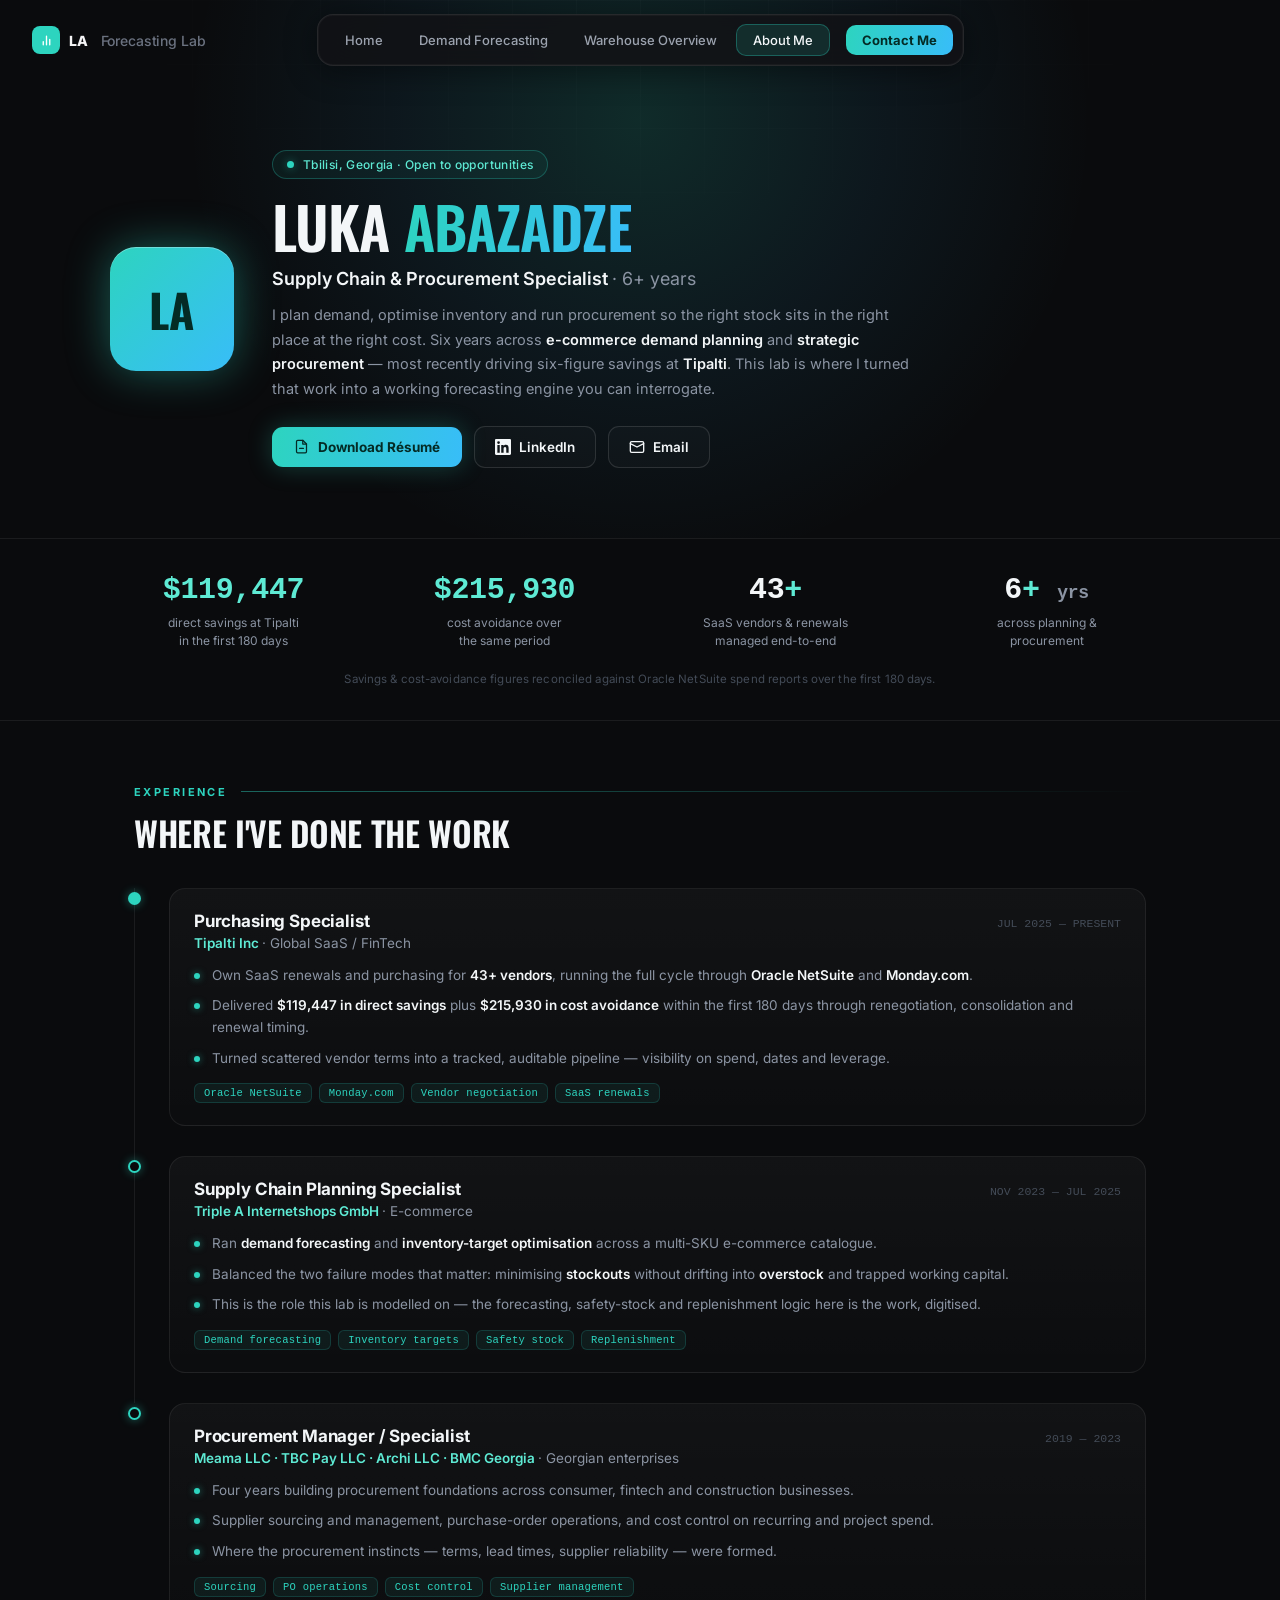
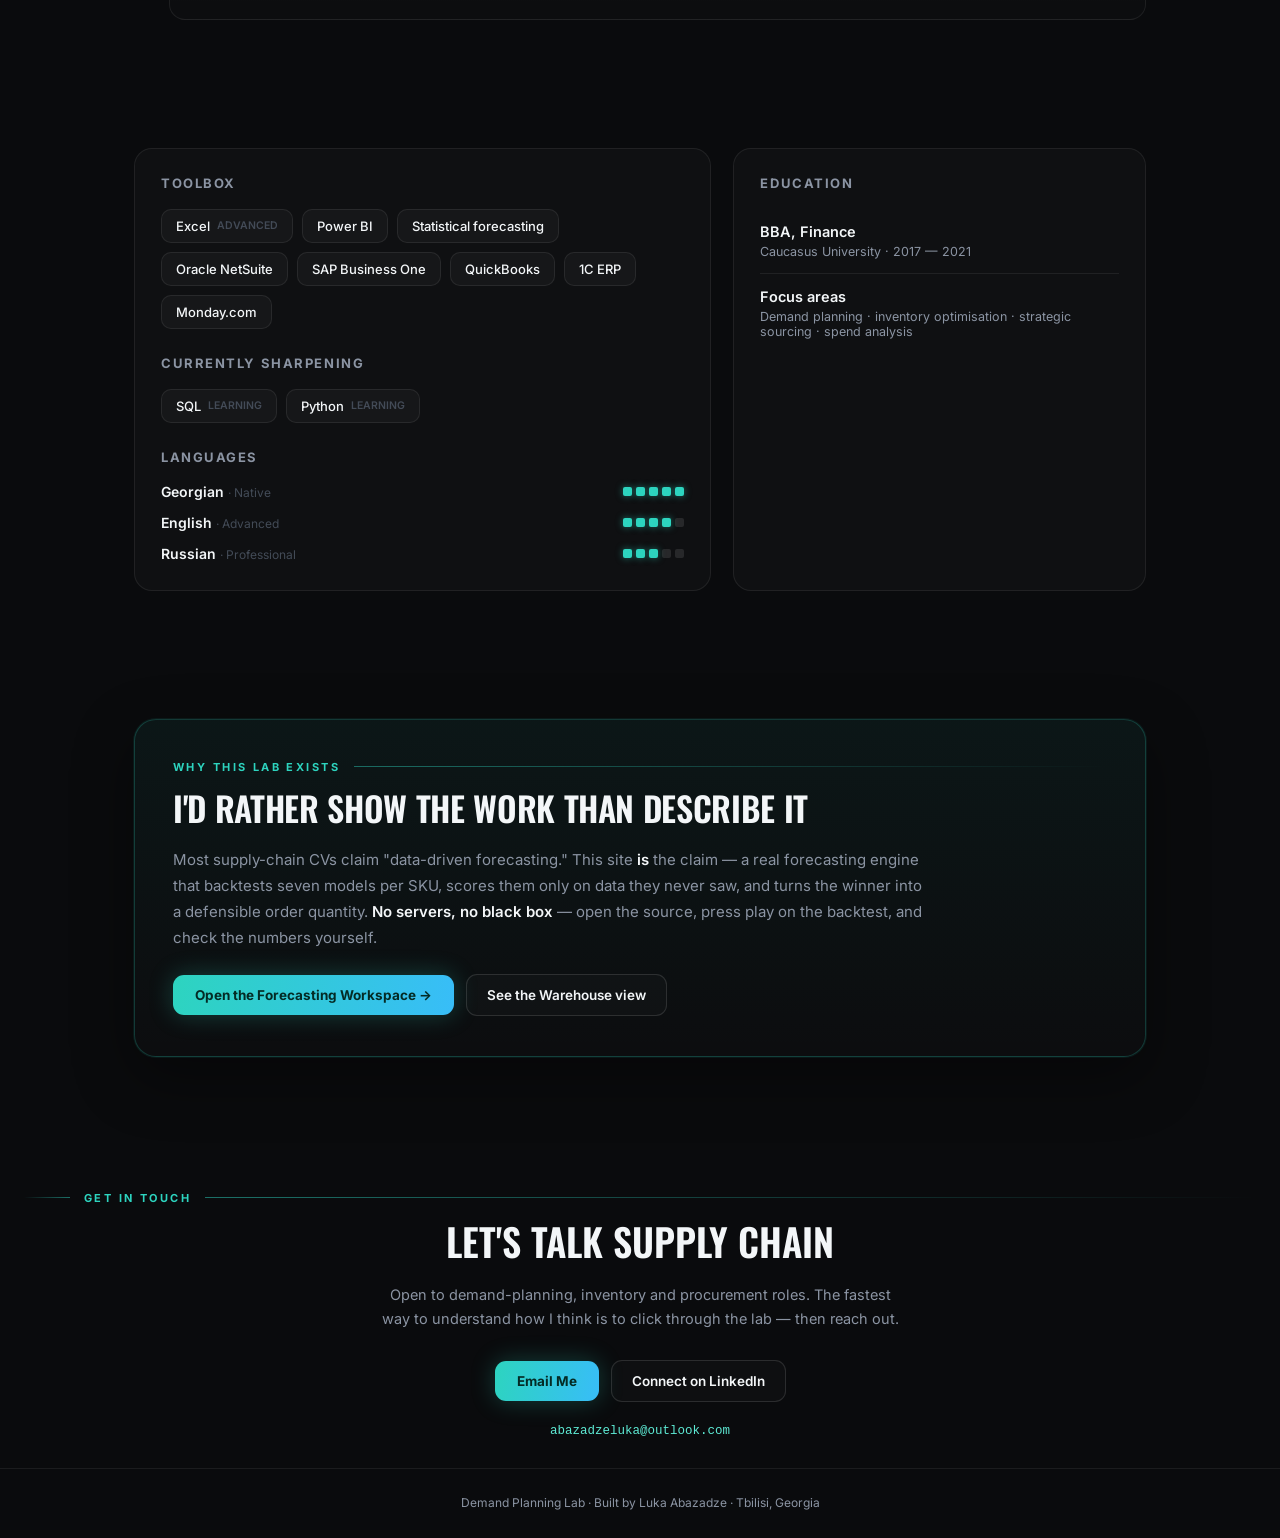
<file: about.html>
<!DOCTYPE html>
<html lang="en">
<head>
  <meta charset="UTF-8" />
  <meta name="viewport" content="width=device-width, initial-scale=1.0" />
  <title>About · Luka Abazadze — Supply Chain &amp; Procurement</title>
  <link rel="preconnect" href="https://fonts.googleapis.com">
  <link rel="preconnect" href="https://fonts.gstatic.com" crossorigin>
  <link href="https://fonts.googleapis.com/css2?family=Inter:wght@400;500;600;700;800&family=Oswald:wght@500;600;700&display=swap" rel="stylesheet">
  <style>
    *, *::before, *::after { box-sizing: border-box; margin: 0; padding: 0; }

    :root {
      --bg:        #0a0b0d;
      --bg-2:      #0e1014;
      --charcoal:  #14171c;
      --accent:    #2dd4bf;
      --accent-2:  #38bdf8;
      --accent-lt: #5eead4;
      --accent-glow: rgba(45,212,191,0.45);
      --text-1:    #f3f6f8;
      --text-2:    #8b94a3;
      --text-3:    #434b57;
      --border:    rgba(255,255,255,0.07);
      --surface:   rgba(255,255,255,0.035);
      --display:   'Oswald', 'Inter', 'Segoe UI', sans-serif;
      --mono: ui-monospace, 'Cascadia Code', 'SF Mono', Consolas, monospace;
    }

    html { scroll-behavior: smooth; }
    html, body {
      background: var(--bg);
      color: var(--text-1);
      font-family: 'Inter', 'Segoe UI', system-ui, sans-serif;
      overflow-x: hidden;
    }

    /* ── NAV (shared with the rest of the lab) ── */
    .nav-wrapper {
      position: fixed; top: 0; left: 0; right: 0; z-index: 100;
      display: flex; align-items: center; justify-content: center;
      padding: 14px 32px; pointer-events: none;
    }
    .nav-logo-outer { pointer-events: all; position: absolute; left: 32px; display: flex; align-items: center; }
    nav {
      pointer-events: all;
      display: flex; align-items: center; justify-content: space-between; gap: 8px;
      height: 52px; padding: 0 10px;
      background: rgba(18,18,22,0.85);
      backdrop-filter: blur(20px); -webkit-backdrop-filter: blur(20px);
      border: 1px solid rgba(255,255,255,0.09); border-radius: 16px;
      box-shadow: 0 4px 32px rgba(0,0,0,0.45), 0 0 0 1px rgba(255,255,255,0.03) inset;
    }
    .nav-logo { display: flex; align-items: center; gap: 9px; font-size: 14px; font-weight: 700; letter-spacing: -0.01em; color: var(--text-1); text-decoration: none; flex-shrink: 0; }
    .nav-logo-mark { width: 28px; height: 28px; background: var(--accent); border-radius: 8px; display: flex; align-items: center; justify-content: center; flex-shrink: 0; }
    .nav-links { display: flex; align-items: center; gap: 2px; flex: 1; justify-content: center; }
    .nav-link {
      padding: 7px 16px; border-radius: 10px; font-size: 13px; font-weight: 500;
      color: #9ca3af; text-decoration: none; border: 1px solid transparent;
      transition: color 0.15s, background 0.15s, border-color 0.15s; white-space: nowrap; cursor: pointer; background: none;
    }
    .nav-link:hover { color: var(--text-1); background: rgba(255,255,255,0.05); border-color: rgba(255,255,255,0.07); }
    .nav-link.active { color: var(--text-1); background: rgba(45,212,191,0.13); border-color: rgba(45,212,191,0.32); }
    .nav-cta {
      display: inline-flex; align-items: center; gap: 6px; padding: 7px 16px; margin-left: 8px;
      border-radius: 10px; background: linear-gradient(100deg, var(--accent), var(--accent-2));
      color: #042b25; font-size: 13px; font-weight: 700; text-decoration: none; border: none; cursor: pointer; flex-shrink: 0;
      transition: filter 0.15s, transform 0.1s, box-shadow 0.2s;
    }
    .nav-cta:hover { filter: brightness(1.08); box-shadow: 0 0 22px rgba(45,212,191,0.45); transform: translateY(-1px); }
    .nav-cta:active { transform: scale(0.97); }

    /* ── PAGE SHELL ── */
    .wrap { max-width: 1060px; margin: 0 auto; padding: 0 24px; }

    /* ── PROFILE HERO ── */
    .profile {
      position: relative; overflow: hidden;
      padding: 150px 24px 70px;
    }
    .profile::before {
      content: ''; position: absolute; width: 1000px; height: 1000px;
      top: -380px; left: 50%; transform: translateX(-50%);
      background: radial-gradient(circle at center, rgba(45,212,191,0.16) 0%, rgba(56,189,248,0.07) 34%, transparent 64%);
      pointer-events: none; z-index: 0;
    }
    .profile::after {
      content: ''; position: absolute; inset: 0; z-index: 0;
      background-image:
        linear-gradient(rgba(255,255,255,0.02) 1px, transparent 1px),
        linear-gradient(90deg, rgba(255,255,255,0.02) 1px, transparent 1px);
      background-size: 64px 64px;
      mask-image: radial-gradient(ellipse 75% 70% at 50% 0%, black 6%, transparent 72%);
      pointer-events: none;
    }
    .profile-inner {
      position: relative; z-index: 2; max-width: 1060px; margin: 0 auto;
      display: flex; gap: 38px; align-items: center; flex-wrap: wrap;
    }
    .monogram {
      width: 124px; height: 124px; border-radius: 26px; flex-shrink: 0;
      display: flex; align-items: center; justify-content: center;
      font-family: var(--display); font-weight: 700; font-size: 46px; letter-spacing: 0.02em;
      color: #042b25; background: linear-gradient(135deg, var(--accent), var(--accent-2));
      box-shadow: 0 0 44px rgba(45,212,191,0.4), 0 1px 0 rgba(255,255,255,0.3) inset;
    }
    .profile-text { flex: 1; min-width: 300px; }
    .p-badge {
      display: inline-flex; align-items: center; gap: 9px; padding: 6px 14px; border-radius: 999px;
      border: 1px solid rgba(45,212,191,0.28); background: rgba(45,212,191,0.06);
      font-size: 12px; letter-spacing: 0.03em; color: var(--accent-lt); font-weight: 500; margin-bottom: 18px;
    }
    .p-badge .dot { width: 7px; height: 7px; border-radius: 50%; background: var(--accent); box-shadow: 0 0 8px var(--accent-glow); }
    .profile h1 {
      font-family: var(--display); font-weight: 600; text-transform: uppercase;
      font-size: clamp(34px, 5.2vw, 58px); line-height: 1.02; letter-spacing: -0.015em; margin-bottom: 12px;
    }
    .profile h1 em { font-style: normal; background: linear-gradient(100deg, var(--accent), var(--accent-2)); -webkit-background-clip: text; background-clip: text; -webkit-text-fill-color: transparent; }
    .profile-role { font-size: clamp(15px, 1.6vw, 18px); color: var(--text-1); font-weight: 600; margin-bottom: 14px; }
    .profile-role span { color: var(--text-2); font-weight: 400; }
    .profile-sum { font-size: 14.5px; line-height: 1.7; color: var(--text-2); max-width: 640px; margin-bottom: 24px; }
    .profile-sum b { color: var(--text-1); font-weight: 600; }

    .actions { display: flex; gap: 12px; flex-wrap: wrap; align-items: center; }
    .btn-primary {
      display: inline-flex; align-items: center; gap: 9px;
      background: linear-gradient(100deg, var(--accent), var(--accent-2)); color: #042b25;
      font-size: 13.5px; font-weight: 700; padding: 12px 22px; border-radius: 11px; border: none; cursor: pointer; text-decoration: none;
      transition: transform 0.12s, box-shadow 0.2s, filter 0.2s; box-shadow: 0 0 24px rgba(45,212,191,0.26);
    }
    .btn-primary:hover { filter: brightness(1.08); box-shadow: 0 0 40px rgba(45,212,191,0.5); transform: translateY(-2px); }
    .btn-ghost {
      display: inline-flex; align-items: center; gap: 8px; background: rgba(255,255,255,0.02); color: var(--text-1);
      font-size: 13.5px; font-weight: 600; padding: 12px 20px; border-radius: 11px; border: 1px solid rgba(255,255,255,0.12);
      cursor: pointer; text-decoration: none; transition: color 0.15s, border-color 0.15s, background 0.15s;
    }
    .btn-ghost:hover { color: var(--accent-lt); border-color: rgba(45,212,191,0.45); background: rgba(45,212,191,0.05); }

    /* ── IMPACT STRIP ── */
    .impact {
      position: relative; z-index: 2;
      border-top: 1px solid var(--border); border-bottom: 1px solid var(--border);
      padding: 34px 24px;
    }
    .impact-grid { max-width: 1060px; margin: 0 auto; display: grid; grid-template-columns: repeat(4, 1fr); gap: 24px; }
    .impact-cell { text-align: center; }
    .impact-num { font-family: var(--mono); font-size: clamp(22px, 2.6vw, 30px); font-weight: 700; color: var(--text-1); letter-spacing: -0.01em; margin-bottom: 7px; white-space: nowrap; }
    .impact-num .v { color: var(--accent-lt); }
    .impact-cap { font-size: 12px; color: var(--text-2); line-height: 1.5; }
    @media (max-width: 760px) { .impact-grid { grid-template-columns: repeat(2, 1fr); gap: 26px 18px; } }
    .impact-note { max-width: 1060px; margin: 22px auto 0; text-align: center; font-size: 11.5px; color: var(--text-3); letter-spacing: 0.01em; }

    /* ── SECTION FRAME ── */
    section.block { padding: 64px 24px; }
    .eyebrow {
      font-size: 11px; font-weight: 700; letter-spacing: 0.22em; text-transform: uppercase; color: var(--accent);
      display: flex; align-items: center; gap: 14px; margin-bottom: 8px;
    }
    .eyebrow::after { content: ''; height: 1px; flex: 1; background: linear-gradient(90deg, rgba(45,212,191,0.45), transparent); }
    .block h2 { font-family: var(--display); font-weight: 600; text-transform: uppercase; letter-spacing: -0.01em; font-size: clamp(24px, 3.4vw, 34px); color: var(--text-1); margin-bottom: 30px; }

    /* ── TIMELINE ── */
    .timeline { position: relative; }
    .tl-item { position: relative; padding: 0 0 30px 34px; border-left: 1px solid var(--border); }
    .tl-item:last-child { padding-bottom: 0; border-left-color: transparent; }
    .tl-item::before {
      content: ''; position: absolute; left: -7px; top: 4px; width: 13px; height: 13px; border-radius: 50%;
      background: var(--bg); border: 2px solid var(--accent); box-shadow: 0 0 10px var(--accent-glow);
    }
    .tl-item.now::before { background: var(--accent); }
    .tl-card {
      background: linear-gradient(180deg, rgba(255,255,255,0.035), rgba(255,255,255,0.01));
      border: 1px solid var(--border); border-radius: 16px; padding: 22px 24px;
      transition: border-color 0.2s, transform 0.2s, box-shadow 0.2s;
    }
    .tl-card:hover { border-color: rgba(45,212,191,0.28); transform: translateY(-2px); box-shadow: 0 14px 40px rgba(0,0,0,0.35); }
    .tl-head { display: flex; justify-content: space-between; align-items: baseline; gap: 12px; flex-wrap: wrap; margin-bottom: 4px; }
    .tl-role { font-size: 17px; font-weight: 700; color: var(--text-1); letter-spacing: -0.01em; }
    .tl-dates { font-family: var(--mono); font-size: 11.5px; color: var(--text-3); white-space: nowrap; }
    .tl-co { font-size: 13.5px; font-weight: 600; color: var(--accent-lt); margin-bottom: 14px; }
    .tl-co span { color: var(--text-2); font-weight: 400; }
    .tl-list { list-style: none; display: flex; flex-direction: column; gap: 9px; }
    .tl-list li { position: relative; padding-left: 18px; font-size: 13.5px; line-height: 1.6; color: var(--text-2); }
    .tl-list li::before { content: ''; position: absolute; left: 0; top: 8px; width: 6px; height: 6px; border-radius: 50%; background: var(--accent); box-shadow: 0 0 7px rgba(45,212,191,0.55); }
    .tl-list li b { color: var(--text-1); font-weight: 600; }
    .tl-tags { display: flex; flex-wrap: wrap; gap: 7px; margin-top: 14px; }
    .tag {
      font-family: var(--mono); font-size: 10.5px; color: var(--accent); letter-spacing: 0.02em;
      padding: 3px 9px; border-radius: 6px; background: rgba(45,212,191,0.07); border: 1px solid rgba(45,212,191,0.18);
    }

    /* ── TWO-UP (toolbox + education) ── */
    .two-up { display: grid; grid-template-columns: 1.4fr 1fr; gap: 22px; }
    @media (max-width: 820px) { .two-up { grid-template-columns: 1fr; } }
    .panel {
      background: rgba(255,255,255,0.025); border: 1px solid var(--border); border-radius: 18px; padding: 26px 26px 28px;
    }
    .panel h3 { font-size: 13px; font-weight: 700; letter-spacing: 0.12em; text-transform: uppercase; color: var(--text-2); margin-bottom: 18px; }
    .chips { display: flex; flex-wrap: wrap; gap: 9px; }
    .chip {
      display: inline-flex; align-items: center; gap: 7px; padding: 8px 14px; border-radius: 10px;
      border: 1px solid rgba(255,255,255,0.08); background: rgba(255,255,255,0.03);
      font-size: 13px; color: var(--text-1); font-weight: 500;
      transition: border-color 0.2s, color 0.2s;
    }
    .chip:hover { border-color: rgba(45,212,191,0.35); color: var(--accent-lt); }
    .chip .lvl { font-size: 10.5px; color: var(--text-3); font-weight: 600; }
    .lang-row { display: flex; flex-direction: column; gap: 14px; }
    .lang { display: flex; align-items: center; justify-content: space-between; gap: 12px; }
    .lang .name { font-size: 14px; color: var(--text-1); font-weight: 600; }
    .lang .meter { display: flex; gap: 4px; }
    .lang .pip { width: 9px; height: 9px; border-radius: 2px; background: rgba(255,255,255,0.1); }
    .lang .pip.on { background: var(--accent); box-shadow: 0 0 7px rgba(45,212,191,0.5); }
    .edu-item { padding: 14px 0; border-bottom: 1px solid var(--border); }
    .edu-item:last-child { border-bottom: none; padding-bottom: 0; }
    .edu-deg { font-size: 14.5px; font-weight: 600; color: var(--text-1); margin-bottom: 4px; }
    .edu-meta { font-size: 12.5px; color: var(--text-2); }

    /* ── WHY THIS LAB ── */
    .why {
      position: relative; overflow: hidden;
      border: 1px solid rgba(45,212,191,0.22); border-radius: 22px;
      background: linear-gradient(180deg, rgba(45,212,191,0.06), rgba(255,255,255,0.012));
      padding: 40px 38px;
      box-shadow: 0 0 0 1px rgba(45,212,191,0.08), 0 20px 60px rgba(0,0,0,0.4);
    }
    .why h2 { margin-bottom: 14px; }
    .why p { font-size: 15px; line-height: 1.75; color: var(--text-2); max-width: 760px; margin-bottom: 22px; }
    .why p b { color: var(--text-1); font-weight: 600; }

    /* ── CONTACT ── */
    .contact { text-align: center; padding: 70px 24px 30px; }
    .contact .eyebrow { justify-content: center; }
    .contact .eyebrow::after, .contact .eyebrow::before { content: ''; height: 1px; width: 46px; background: linear-gradient(90deg, transparent, rgba(45,212,191,0.5)); }
    .contact .eyebrow::after { background: linear-gradient(90deg, rgba(45,212,191,0.5), transparent); }
    .contact h2 { font-family: var(--display); font-weight: 600; text-transform: uppercase; font-size: clamp(24px, 3.6vw, 38px); margin-bottom: 14px; }
    .contact p { font-size: 14.5px; color: var(--text-2); max-width: 520px; margin: 0 auto 28px; line-height: 1.7; }
    .contact .actions { justify-content: center; }
    .contact-mail { display: block; margin-top: 22px; font-family: var(--mono); font-size: 12.5px; color: var(--accent-lt); text-decoration: none; }
    .contact-mail:hover { text-decoration: underline; }

    footer { text-align: center; padding: 26px; border-top: 1px solid var(--border); font-size: 12px; color: var(--text-2); }

    @media (prefers-reduced-motion: reduce) { * { transition-duration: 0.01ms !important; } }
  </style>
  <link rel="stylesheet" href="css/site.css">
  <script src="js/site-nav.js" defer></script>
</head>
<body>

  <!-- NAV -->
  <div class="nav-wrapper">
    <a class="nav-logo nav-logo-outer" href="index.html">
      <div class="nav-logo-mark">
        <svg width="13" height="13" viewBox="0 0 24 24" fill="none" stroke="white" stroke-width="2.5" stroke-linecap="round" stroke-linejoin="round">
          <path d="M18 20V10M12 20V4M6 20v-6"/>
        </svg>
      </div>
      <span style="font-weight:800;color:#f4f4f5;">LA</span><span style="font-weight:500;color:#6b7280;">&nbsp;Forecasting Lab</span>
    </a>
    <nav>
      <div class="nav-links">
        <a class="nav-link" href="index.html">Home</a>
        <a class="nav-link" href="dashboard.html">Demand Forecasting</a>
        <a class="nav-link" href="warehouse.html">Warehouse Overview</a>
        <a class="nav-link active" href="about.html">About Me</a>
      </div>
      <a class="nav-cta" href="mailto:abazadzeluka@outlook.com">Contact Me</a>
    </nav>
  </div>

  <!-- PROFILE -->
  <header class="profile">
    <div class="profile-inner">
      <div class="monogram">LA</div>
      <div class="profile-text">
        <div class="p-badge"><span class="dot"></span> Tbilisi, Georgia · Open to opportunities</div>
        <h1>Luka <em>Abazadze</em></h1>
        <div class="profile-role">Supply Chain &amp; Procurement Specialist <span>· 6+ years</span></div>
        <p class="profile-sum">
          I plan demand, optimise inventory and run procurement so the right stock sits in the right place at the right cost. Six years across <b>e-commerce demand planning</b> and <b>strategic procurement</b> — most recently driving six-figure savings at <b>Tipalti</b>. This lab is where I turned that work into a working forecasting engine you can interrogate.
        </p>
        <div class="actions">
          <a class="btn-primary" href="Luka-Abazadze-CV.pdf" target="_blank" rel="noopener">
            <svg aria-hidden="true" width="15" height="15" viewBox="0 0 24 24" fill="none" stroke="currentColor" stroke-width="2" stroke-linecap="round" stroke-linejoin="round"><path d="M14 2H6a2 2 0 0 0-2 2v16a2 2 0 0 0 2 2h12a2 2 0 0 0 2-2V8z"/><polyline points="14 2 14 8 20 8"/><line x1="9" y1="15" x2="15" y2="15"/></svg>
            Download Résumé
          </a>
          <a class="btn-ghost" href="https://www.linkedin.com/in/labazadze/" target="_blank" rel="noopener">
            <svg aria-hidden="true" width="16" height="16" viewBox="0 0 24 24" fill="currentColor"><path d="M20.45 20.45h-3.55v-5.57c0-1.33-.02-3.04-1.85-3.04-1.85 0-2.14 1.45-2.14 2.94v5.66H9.35V9h3.41v1.56h.05c.47-.9 1.63-1.85 3.36-1.85 3.6 0 4.27 2.37 4.27 5.45v6.29zM5.34 7.43a2.06 2.06 0 110-4.12 2.06 2.06 0 010 4.12zM7.12 20.45H3.55V9h3.57v11.45zM22.22 0H1.77C.79 0 0 .77 0 1.73v20.54C0 23.23.79 24 1.77 24h20.45c.98 0 1.78-.77 1.78-1.73V1.73C24 .77 23.2 0 22.22 0z"/></svg>
            LinkedIn
          </a>
          <a class="btn-ghost" href="mailto:abazadzeluka@outlook.com">
            <svg aria-hidden="true" width="16" height="16" viewBox="0 0 24 24" fill="none" stroke="currentColor" stroke-width="2" stroke-linecap="round" stroke-linejoin="round"><rect x="2" y="4" width="20" height="16" rx="2"/><path d="m22 7-10 5L2 7"/></svg>
            Email
          </a>
        </div>
      </div>
    </div>
  </header>

  <!-- IMPACT -->
  <div class="impact">
    <div class="impact-grid">
      <div class="impact-cell">
        <div class="impact-num"><span class="v">$119,447</span></div>
        <div class="impact-cap">direct savings at Tipalti<br/>in the first 180 days</div>
      </div>
      <div class="impact-cell">
        <div class="impact-num"><span class="v">$215,930</span></div>
        <div class="impact-cap">cost avoidance over<br/>the same period</div>
      </div>
      <div class="impact-cell">
        <div class="impact-num">43<span class="v">+</span></div>
        <div class="impact-cap">SaaS vendors &amp; renewals<br/>managed end-to-end</div>
      </div>
      <div class="impact-cell">
        <div class="impact-num">6<span class="v">+</span> <span style="font-size:0.6em;color:var(--text-2);">yrs</span></div>
        <div class="impact-cap">across planning &amp;<br/>procurement</div>
      </div>
    </div>
    <p class="impact-note">Savings &amp; cost-avoidance figures reconciled against Oracle NetSuite spend reports over the first 180 days.</p>
  </div>

  <!-- EXPERIENCE -->
  <section class="block wrap">
    <div class="eyebrow">Experience</div>
    <h2>Where I've done the work</h2>

    <div class="timeline">

      <div class="tl-item now">
        <div class="tl-card">
          <div class="tl-head">
            <span class="tl-role">Purchasing Specialist</span>
            <span class="tl-dates">JUL 2025 — PRESENT</span>
          </div>
          <div class="tl-co">Tipalti Inc <span>· Global SaaS / FinTech</span></div>
          <ul class="tl-list">
            <li>Own SaaS renewals and purchasing for <b>43+ vendors</b>, running the full cycle through <b>Oracle NetSuite</b> and <b>Monday.com</b>.</li>
            <li>Delivered <b>$119,447 in direct savings</b> plus <b>$215,930 in cost avoidance</b> within the first 180 days through renegotiation, consolidation and renewal timing.</li>
            <li>Turned scattered vendor terms into a tracked, auditable pipeline — visibility on spend, dates and leverage.</li>
          </ul>
          <div class="tl-tags"><span class="tag">Oracle NetSuite</span><span class="tag">Monday.com</span><span class="tag">Vendor negotiation</span><span class="tag">SaaS renewals</span></div>
        </div>
      </div>

      <div class="tl-item">
        <div class="tl-card">
          <div class="tl-head">
            <span class="tl-role">Supply Chain Planning Specialist</span>
            <span class="tl-dates">NOV 2023 — JUL 2025</span>
          </div>
          <div class="tl-co">Triple A Internetshops GmbH <span>· E-commerce</span></div>
          <ul class="tl-list">
            <li>Ran <b>demand forecasting</b> and <b>inventory-target optimisation</b> across a multi-SKU e-commerce catalogue.</li>
            <li>Balanced the two failure modes that matter: minimising <b>stockouts</b> without drifting into <b>overstock</b> and trapped working capital.</li>
            <li>This is the role this lab is modelled on — the forecasting, safety-stock and replenishment logic here is the work, digitised.</li>
          </ul>
          <div class="tl-tags"><span class="tag">Demand forecasting</span><span class="tag">Inventory targets</span><span class="tag">Safety stock</span><span class="tag">Replenishment</span></div>
        </div>
      </div>

      <div class="tl-item">
        <div class="tl-card">
          <div class="tl-head">
            <span class="tl-role">Procurement Manager / Specialist</span>
            <span class="tl-dates">2019 — 2023</span>
          </div>
          <div class="tl-co">Meama LLC · TBC Pay LLC · Archi LLC · BMC Georgia <span>· Georgian enterprises</span></div>
          <ul class="tl-list">
            <li>Four years building procurement foundations across consumer, fintech and construction businesses.</li>
            <li>Supplier sourcing and management, purchase-order operations, and cost control on recurring and project spend.</li>
            <li>Where the procurement instincts — terms, lead times, supplier reliability — were formed.</li>
          </ul>
          <div class="tl-tags"><span class="tag">Sourcing</span><span class="tag">PO operations</span><span class="tag">Cost control</span><span class="tag">Supplier management</span></div>
        </div>
      </div>

    </div>
  </section>

  <!-- TOOLBOX + EDUCATION -->
  <section class="block wrap">
    <div class="two-up">

      <div class="panel">
        <h3>Toolbox</h3>
        <div class="chips">
          <span class="chip">Excel <span class="lvl">ADVANCED</span></span>
          <span class="chip">Power BI</span>
          <span class="chip">Statistical forecasting</span>
          <span class="chip">Oracle NetSuite</span>
          <span class="chip">SAP Business One</span>
          <span class="chip">QuickBooks</span>
          <span class="chip">1C ERP</span>
          <span class="chip">Monday.com</span>
        </div>
        <h3 style="margin-top:26px;">Currently sharpening</h3>
        <div class="chips">
          <span class="chip">SQL <span class="lvl">LEARNING</span></span>
          <span class="chip">Python <span class="lvl">LEARNING</span></span>
        </div>
        <h3 style="margin-top:26px;">Languages</h3>
        <div class="lang-row">
          <div class="lang">
            <span class="name">Georgian <span style="color:var(--text-3);font-weight:400;font-size:12px;">· Native</span></span>
            <span class="meter"><i class="pip on"></i><i class="pip on"></i><i class="pip on"></i><i class="pip on"></i><i class="pip on"></i></span>
          </div>
          <div class="lang">
            <span class="name">English <span style="color:var(--text-3);font-weight:400;font-size:12px;">· Advanced</span></span>
            <span class="meter"><i class="pip on"></i><i class="pip on"></i><i class="pip on"></i><i class="pip on"></i><i class="pip"></i></span>
          </div>
          <div class="lang">
            <span class="name">Russian <span style="color:var(--text-3);font-weight:400;font-size:12px;">· Professional</span></span>
            <span class="meter"><i class="pip on"></i><i class="pip on"></i><i class="pip on"></i><i class="pip"></i><i class="pip"></i></span>
          </div>
        </div>
      </div>

      <div class="panel">
        <h3>Education</h3>
        <div class="edu-item">
          <div class="edu-deg">BBA, Finance</div>
          <div class="edu-meta">Caucasus University · 2017 — 2021</div>
        </div>
        <div class="edu-item">
          <div class="edu-deg">Focus areas</div>
          <div class="edu-meta">Demand planning · inventory optimisation · strategic sourcing · spend analysis</div>
        </div>
      </div>

    </div>
  </section>

  <!-- WHY THIS LAB -->
  <section class="block wrap">
    <div class="why">
      <div class="eyebrow">Why this lab exists</div>
      <h2>I'd rather show the work than describe it</h2>
      <p>
        Most supply-chain CVs claim "data-driven forecasting." This site <b>is</b> the claim — a real forecasting engine that backtests seven models per SKU, scores them only on data they never saw, and turns the winner into a defensible order quantity. <b>No servers, no black box</b> — open the source, press play on the backtest, and check the numbers yourself.
      </p>
      <div class="actions">
        <a class="btn-primary" href="dashboard.html">Open the Forecasting Workspace →</a>
        <a class="btn-ghost" href="warehouse.html">See the Warehouse view</a>
      </div>
    </div>
  </section>

  <!-- CONTACT -->
  <section class="contact">
    <div class="eyebrow">Get in touch</div>
    <h2>Let's talk supply chain</h2>
    <p>Open to demand-planning, inventory and procurement roles. The fastest way to understand how I think is to click through the lab — then reach out.</p>
    <div class="actions">
      <a class="btn-primary" href="mailto:abazadzeluka@outlook.com">Email Me</a>
      <a class="btn-ghost" href="https://www.linkedin.com/in/labazadze/" target="_blank" rel="noopener">Connect on LinkedIn</a>
    </div>
    <a class="contact-mail" href="mailto:abazadzeluka@outlook.com">abazadzeluka@outlook.com</a>
  </section>

  <footer>
    Demand Planning Lab · Built by Luka Abazadze · Tbilisi, Georgia
  </footer>

</body>
</html>
</file>
<file: css/site.css>
/* site.css — shared responsive layer for all four pages.
   Loaded after each page's own <style>, so it only adds/overrides.
   Same glass language as the pages: rgba surfaces + backdrop blur. */

/* ── Nav: glass bar once the page scrolls, so content never shows through ── */
.nav-wrapper { transition: background 0.2s, border-color 0.2s, backdrop-filter 0.2s; border-bottom: 1px solid transparent; }
.nav-wrapper.is-scrolled {
  background: rgba(12, 12, 14, 0.72);
  backdrop-filter: blur(16px);
  -webkit-backdrop-filter: blur(16px);
  border-bottom-color: rgba(255, 255, 255, 0.06);
}

/* Menu buttons are injected by js/site-nav.js; hidden on wide screens */
.nav-burger, .nav-sections {
  display: none;
  align-items: center; justify-content: center; gap: 6px;
  height: 36px; min-width: 36px; padding: 0 10px;
  border-radius: 10px;
  background: rgba(255, 255, 255, 0.05);
  border: 1px solid rgba(255, 255, 255, 0.1);
  color: #e8eaf0; font: 600 12px/1 'Inter', system-ui, sans-serif;
  cursor: pointer;
}
.nav-burger:focus-visible, .nav-sections:focus-visible { outline: 2px solid #2dd4bf; outline-offset: 2px; }
.sidebar-backdrop { display: none; }

@media (max-width: 760px) {
  /* Logo left, compact pill right */
  .nav-wrapper { justify-content: space-between !important; padding: 10px 14px !important; pointer-events: all; }
  .nav-logo-outer { position: static !important; }
  .nav-logo-outer span:last-child { display: none; }          /* "Forecasting Lab" — keep the LA mark */
  .nav-updated { display: none !important; }
  nav { position: relative; height: 48px !important; padding: 0 6px !important; gap: 6px !important; }
  .nav-burger { display: inline-flex; }
  nav .nav-cta { margin-left: 0 !important; padding: 7px 12px !important; }

  /* Links drop down as a glass panel */
  nav .nav-links {
    display: none !important;
    position: absolute; top: calc(100% + 8px); right: 0;
    flex-direction: column; align-items: stretch !important; gap: 2px;
    min-width: 230px; padding: 8px;
    background: rgba(18, 18, 22, 0.94);
    backdrop-filter: blur(20px); -webkit-backdrop-filter: blur(20px);
    border: 1px solid rgba(255, 255, 255, 0.09); border-radius: 14px;
    box-shadow: 0 12px 40px rgba(0, 0, 0, 0.55);
  }
  nav.is-open .nav-links { display: flex !important; }
  nav .nav-links .nav-link { padding: 11px 14px !important; font-size: 14px !important; }
}

/* ── Dashboard (app shell) on phones: sidebar becomes a slide-out drawer ── */
@media (max-width: 760px) {
  .nav-sections { display: inline-flex; }
  .app-shell { padding-top: 68px !important; }
  .app-shell .sidebar {
    position: fixed; top: 0; bottom: 0; left: 0; z-index: 950;
    width: 264px !important; padding-top: 12px;
    transform: translateX(-100%);
    transition: transform 0.25s cubic-bezier(0.4, 0, 0.2, 1);
    box-shadow: 24px 0 60px rgba(0, 0, 0, 0.55);
  }
  body.sidebar-open .app-shell .sidebar { transform: none; }
  body.sidebar-open .sidebar-backdrop {
    display: block; position: fixed; inset: 0; z-index: 940;
    background: rgba(0, 0, 0, 0.5);
    backdrop-filter: blur(2px); -webkit-backdrop-filter: blur(2px);
  }
  .app-shell .main { width: 100%; min-width: 0; }

  /* Toolbars wrap instead of running off-screen; tables scroll sideways */
  .toolbar, .warehouse-bar, .triage-bar, .action-bar { flex-wrap: wrap; height: auto !important; row-gap: 8px; padding-top: 8px; padding-bottom: 8px; }
  .toolbar .search-wrap, .toolbar .search-input { min-width: 0; flex: 1 1 100%; }
  .table-wrap { overflow-x: auto; -webkit-overflow-scrolling: touch; }
  .banner { height: 28px !important; }

  /* Forecast drawer: full screen, panels stacked */
  #fc-drawer { width: 100vw !important; min-width: 0 !important; }
  #fc-drawer > div { flex-wrap: wrap; }
  /* body scrolls as one column: settings, then chart + table */
  #fc-drawer div:has(> #fc-params-panel) { flex-direction: column; flex-wrap: nowrap !important; overflow-y: auto !important; -webkit-overflow-scrolling: touch; }
  #fc-params-panel { width: 100% !important; min-width: 0 !important; flex: none !important; overflow: visible !important; border-right: none !important; border-bottom: 1px solid rgba(255, 255, 255, 0.06); }
  #fc-params-panel + div { flex: none !important; width: 100%; min-width: 0; min-height: 75vh; }
}

/* ── Dashboard view on phones: stack the grids, let the view scroll ── */
@media (max-width: 760px) {
  #view-dashboard { overflow-y: auto !important; -webkit-overflow-scrolling: touch; }
  .db-kpi-row { flex-wrap: wrap; }
  .db-kpi-row .kpi-card { flex: 1 1 calc(50% - 1px) !important; }
  .db-charts-row { flex-direction: column; height: auto !important; }
  .db-charts-row > div { width: auto !important; height: 220px; }
  .db-split-row { flex-direction: column; flex: none !important; overflow: visible !important; }
  .db-split-row > div:first-child { width: auto !important; }
  .db-split-row > div:first-child > div:last-child { flex-direction: row !important; }

  /* Forecast drawer header: model buttons wrap in rows under the SKU title */
  #fc-drawer div:has(> #fc-mpills) { flex: 1 1 100% !important; order: 3; }
  #fc-drawer .fc-metric-sub { white-space: normal; }
}
</file>
